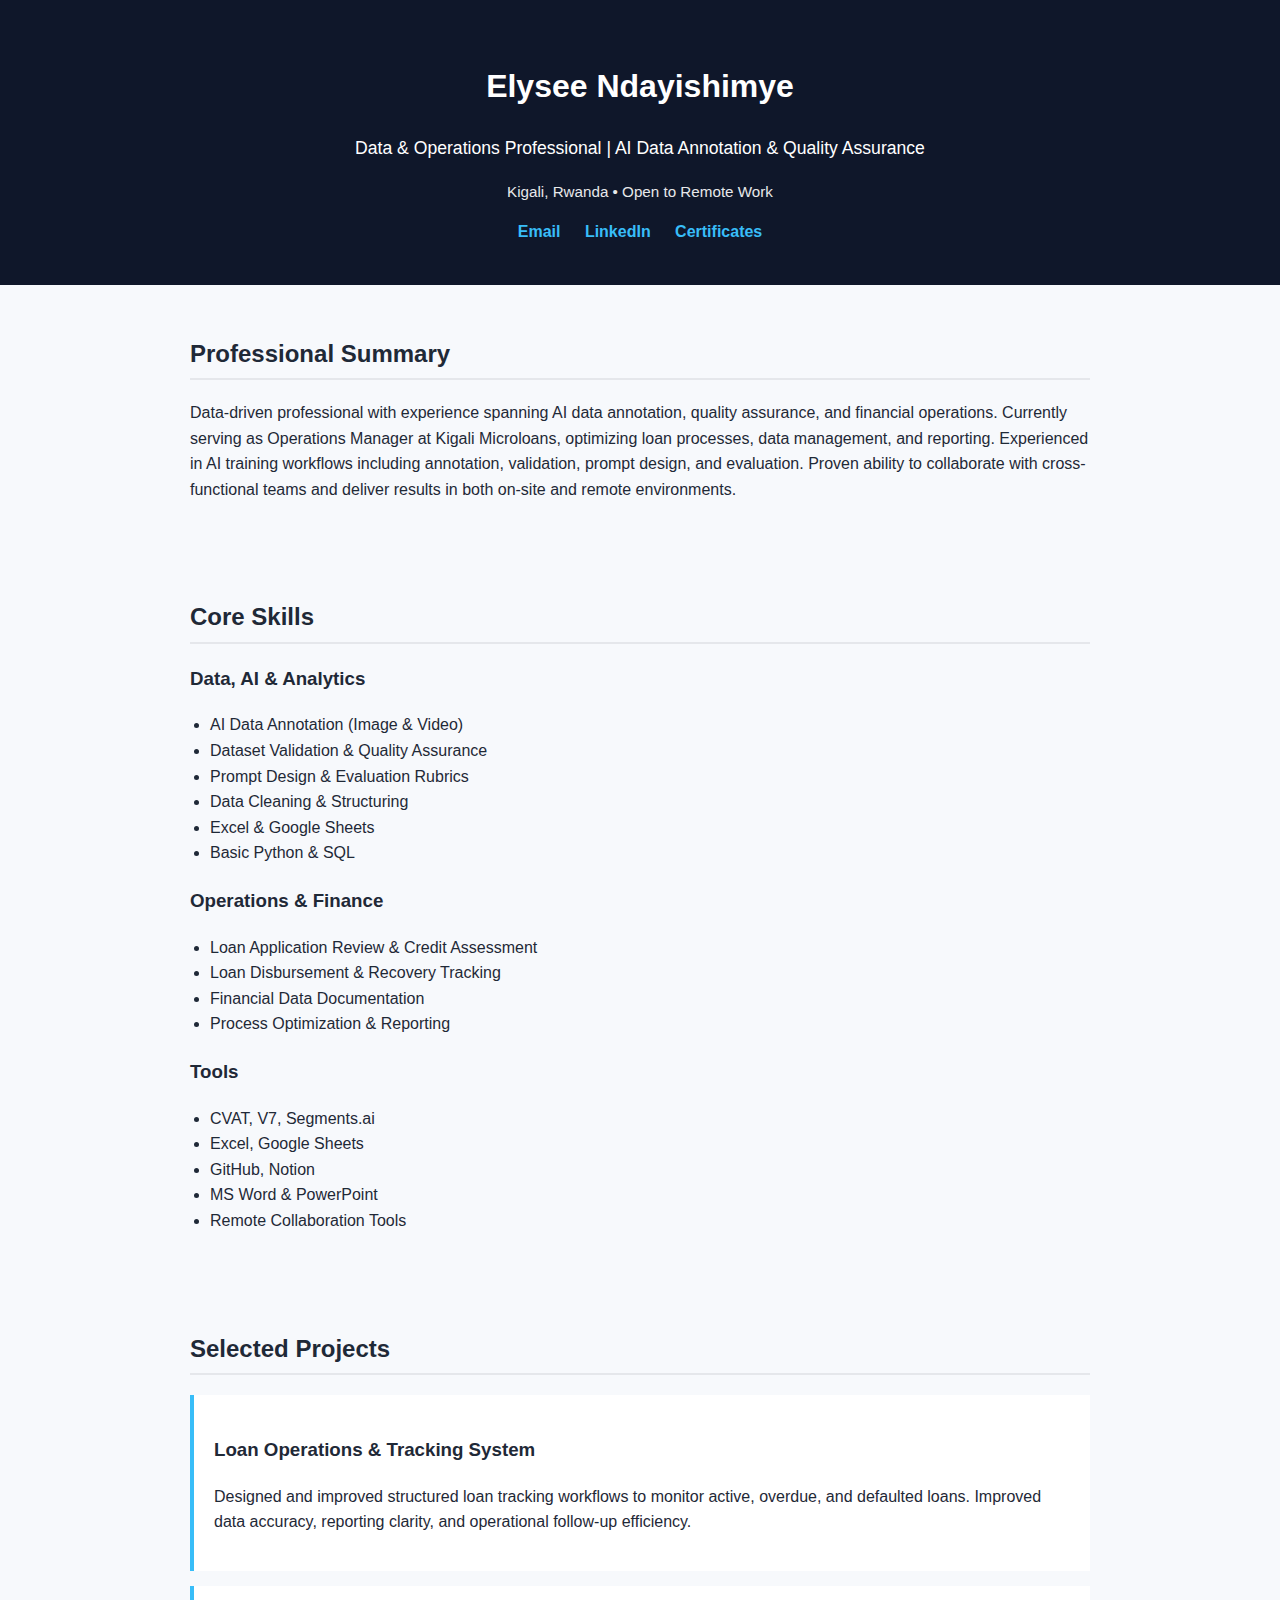
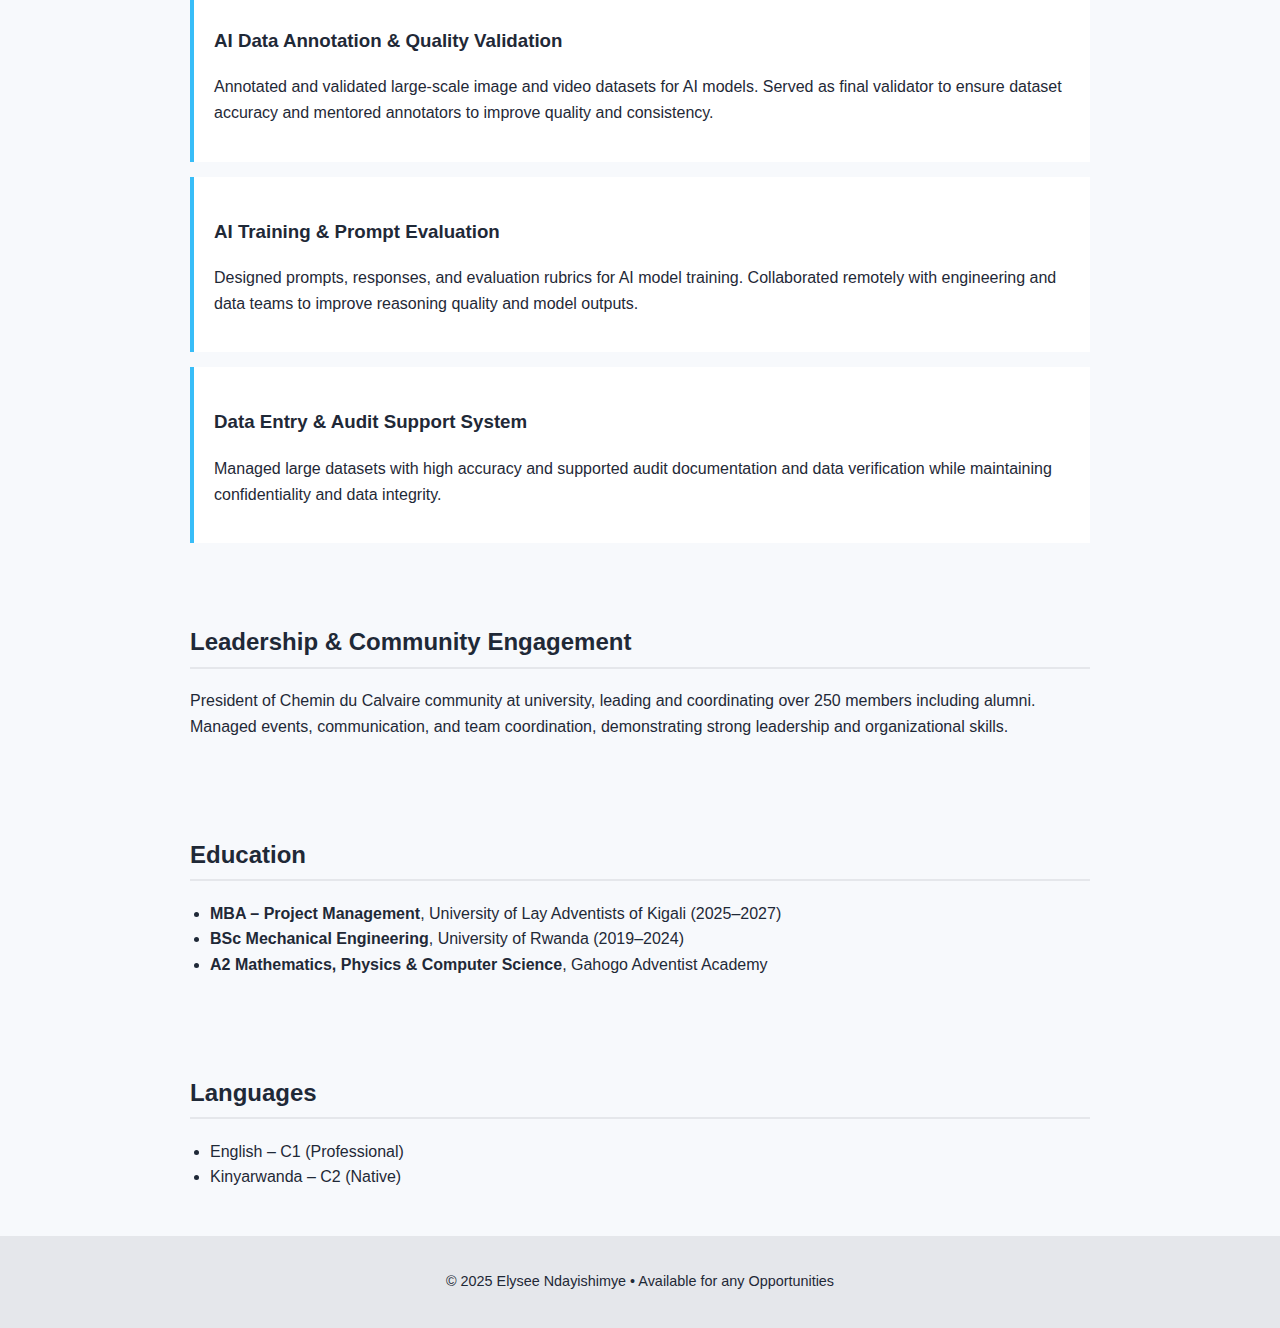
<file: index.html>
<!DOCTYPE html>
<html lang="en">
<head>
  <meta charset="UTF-8" />
  <meta name="viewport" content="width=device-width, initial-scale=1.0"/>
  <title>Elysee Ndayishimye | Data & Operations Professional</title>
  <link rel="stylesheet" href="style.css">
</head>
<body>

<header>
  <h1>Elysee Ndayishimye</h1>
  <p class="subtitle">Data & Operations Professional | AI Data Annotation & Quality Assurance</p>
  <p class="location">Kigali, Rwanda • Open to Remote Work</p>

  <div class="links">
    <a href="mailto:elyseendayishimye@gmail.com">Email</a>
    <a href="https://www.linkedin.com/in/ndayishimye-elysee-3ab3b6251/" target="_blank">LinkedIn</a>
    <a href="certificates.html">Certificates</a>
  </div>
</header>

<section>
  <h2>Professional Summary</h2>
  <p>
    Data-driven professional with experience spanning AI data annotation, quality assurance,
    and financial operations. Currently serving as Operations Manager at Kigali Microloans,
    optimizing loan processes, data management, and reporting. Experienced in AI training
    workflows including annotation, validation, prompt design, and evaluation. Proven ability
    to collaborate with cross-functional teams and deliver results in both on-site and remote
    environments.
  </p>
</section>

<section>
  <h2>Core Skills</h2>

  <h3>Data, AI & Analytics</h3>
  <ul>
    <li>AI Data Annotation (Image & Video)</li>
    <li>Dataset Validation & Quality Assurance</li>
    <li>Prompt Design & Evaluation Rubrics</li>
    <li>Data Cleaning & Structuring</li>
    <li>Excel & Google Sheets</li>
    <li>Basic Python & SQL</li>
  </ul>

  <h3>Operations & Finance</h3>
  <ul>
    <li>Loan Application Review & Credit Assessment</li>
    <li>Loan Disbursement & Recovery Tracking</li>
    <li>Financial Data Documentation</li>
    <li>Process Optimization & Reporting</li>
  </ul>

  <h3>Tools</h3>
  <ul>
    <li>CVAT, V7, Segments.ai</li>
    <li>Excel, Google Sheets</li>
    <li>GitHub, Notion</li>
    <li>MS Word & PowerPoint</li>
    <li>Remote Collaboration Tools</li>
  </ul>
</section>

<section>
  <h2>Selected Projects</h2>

  <div class="project">
    <h3>Loan Operations & Tracking System</h3>
    <p>
      Designed and improved structured loan tracking workflows to monitor active,
      overdue, and defaulted loans. Improved data accuracy, reporting clarity,
      and operational follow-up efficiency.
    </p>
  </div>

  <div class="project">
    <h3>AI Data Annotation & Quality Validation</h3>
    <p>
      Annotated and validated large-scale image and video datasets for AI models.
      Served as final validator to ensure dataset accuracy and mentored annotators
      to improve quality and consistency.
    </p>
  </div>

  <div class="project">
    <h3>AI Training & Prompt Evaluation</h3>
    <p>
      Designed prompts, responses, and evaluation rubrics for AI model training.
      Collaborated remotely with engineering and data teams to improve reasoning
      quality and model outputs.
    </p>
  </div>

  <div class="project">
    <h3>Data Entry & Audit Support System</h3>
    <p>
      Managed large datasets with high accuracy and supported audit documentation
      and data verification while maintaining confidentiality and data integrity.
    </p>
  </div>
</section>

<section>
  <h2>Leadership & Community Engagement</h2>
  <p>
    President of Chemin du Calvaire community at university, leading and coordinating
    over 250 members including alumni. Managed events, communication, and team
    coordination, demonstrating strong leadership and organizational skills.
  </p>
</section>

<section>
  <h2>Education</h2>
  <ul>
    <li><strong>MBA – Project Management</strong>, University of Lay Adventists of Kigali (2025–2027)</li>
    <li><strong>BSc Mechanical Engineering</strong>, University of Rwanda (2019–2024)</li>
    <li><strong>A2 Mathematics, Physics & Computer Science</strong>, Gahogo Adventist Academy</li>
  </ul>
</section>

<section>
  <h2>Languages</h2>
  <ul>
    <li>English – C1 (Professional)</li>
    <li>Kinyarwanda – C2 (Native)</li>
  </ul>
</section>

<footer>
  <p>© 2025 Elysee Ndayishimye • Available for any Opportunities</p>
</footer>

</body>
</html>
</file>
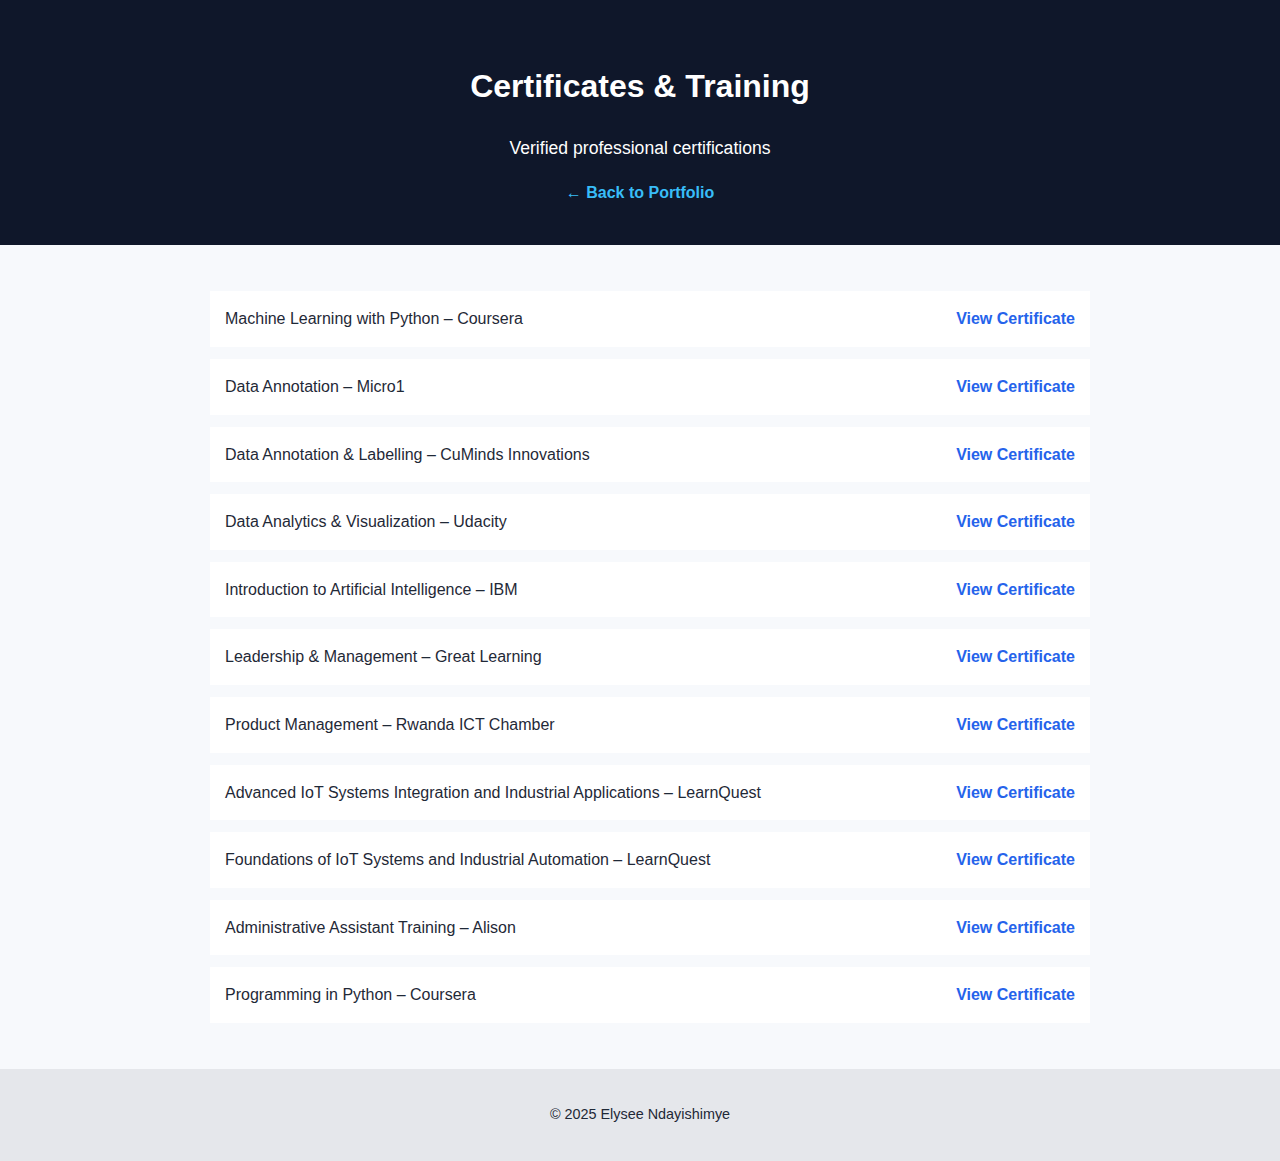
<file: certificates.html>
<!DOCTYPE html>
<html lang="en">
<head>
  <meta charset="UTF-8" />
  <meta name="viewport" content="width=device-width, initial-scale=1.0"/>
  <title>Certificates | Elysee Ndayishimye</title>
  <link rel="stylesheet" href="style.css">
</head>
<body>

<header>
  <h1>Certificates & Training</h1>
  <p class="subtitle">Verified professional certifications</p>
  <div class="links">
    <a href="index.html">← Back to Portfolio</a>
  </div>
</header>

<section>
  <ul class="cert-list">
    <li>
      Machine Learning with Python – Coursera
      <a href="https://drive.google.com/file/d/1xEcwbeW7HSV9cNuy6WZQR3QbusArm9SD/view?usp=sharing" target="_blank">View Certificate</a>
    </li>
    <li>
      Data Annotation – Micro1
      <a href="https://drive.google.com/file/d/1teNh3cjL4YLCDTJE3HjaEELaov_AB74i/view?usp=sharing" target="_blank">View Certificate</a>
    </li>
    <li>
      Data Annotation & Labelling – CuMinds Innovations
      <a href="https://drive.google.com/file/d/1MdOMyhVo0h3xc9bCVben5fvjIeJEFhub/view?usp=sharing" target="_blank">View Certificate</a>
    </li>
    <li>
      Data Analytics & Visualization – Udacity
      <a href="https://drive.google.com/file/d/1r2VJsVL9UrukMgeU0ir8xWrMs7PhzzFH/view?usp=sharing" target="_blank">View Certificate</a>
    </li>
    <li>
      Introduction to Artificial Intelligence – IBM
      <a href="https://drive.google.com/file/d/1sMadFoI2Q1etWkSNSLTsbTiXJ0pPq-Cs/view?usp=sharing" target="_blank">View Certificate</a>
    </li>
    <li>
      Leadership & Management – Great Learning
      <a href="https://drive.google.com/file/d/14VsAdgu09V3zLWcR7_8uMSBUoGmBoq6W/view?usp=sharing" target="_blank">View Certificate</a>
    </li>
    <li>
      Product Management – Rwanda ICT Chamber
      <a href="https://drive.google.com/file/d/1ClRlTKzYgCSX_CPtrk1KihMwirVLgEn9/view?usp=sharing" target="_blank">View Certificate</a>
    </li>
    <li>
      Advanced IoT Systems Integration and Industrial Applications – LearnQuest
      <a href="https://drive.google.com/file/d/1C0BhDSKmb0K_CbH0Mwo9o4EbV6k8iGiR/view?usp=sharing" target="_blank">View Certificate</a>
    </li>
    <li>
      Foundations of IoT Systems and Industrial Automation – LearnQuest
      <a href="https://drive.google.com/file/d/1CTu7YqFaL_awH2-edzl85aIAbJB8WnZJ/view?usp=sharing" target="_blank">View Certificate</a>
    </li>
    <li>
      Administrative Assistant Training – Alison
      <a href="https://drive.google.com/file/d/15U6AeLorEJh292kl5jv5K_ZMCQOuhrdE/view?usp=sharing" target="_blank">View Certificate</a>
    </li>
    <li>
      Programming in Python – Coursera
      <a href="https://drive.google.com/file/d/15U6AeLorEJh292kl5jv5K_ZMCQOuhrdE/view?usp=sharing" target="_blank">View Certificate</a>
    </li>
  </ul>
</section>

<footer>
  <p>© 2025 Elysee Ndayishimye</p>
</footer>

</body>
</html>
</file>
<file: style.css>
body {
  font-family: Arial, Helvetica, sans-serif;
  margin: 0;
  background: #f7f9fc;
  color: #1f2937;
  line-height: 1.6;
}

header {
  background: #0f172a;
  color: white;
  padding: 40px 20px;
  text-align: center;
}

.subtitle {
  font-size: 1.1em;
  margin-top: 5px;
}

.location {
  font-size: 0.95em;
  opacity: 0.9;
}

.links a {
  margin: 0 10px;
  color: #38bdf8;
  text-decoration: none;
  font-weight: bold;
}

section {
  max-width: 900px;
  margin: auto;
  padding: 30px 20px;
}

h2 {
  border-bottom: 2px solid #e5e7eb;
  padding-bottom: 5px;
}

h3 {
  margin-top: 20px;
}

ul {
  padding-left: 20px;
}

.project {
  background: white;
  padding: 20px;
  margin-top: 15px;
  border-left: 4px solid #38bdf8;
}

.cert-list li {
  background: white;
  margin-bottom: 12px;
  padding: 15px;
  display: flex;
  justify-content: space-between;
  align-items: center;
}

.cert-list a {
  color: #2563eb;
  text-decoration: none;
  font-weight: bold;
}

footer {
  text-align: center;
  padding: 20px;
  background: #e5e7eb;
  font-size: 0.9em;
}
</file>
